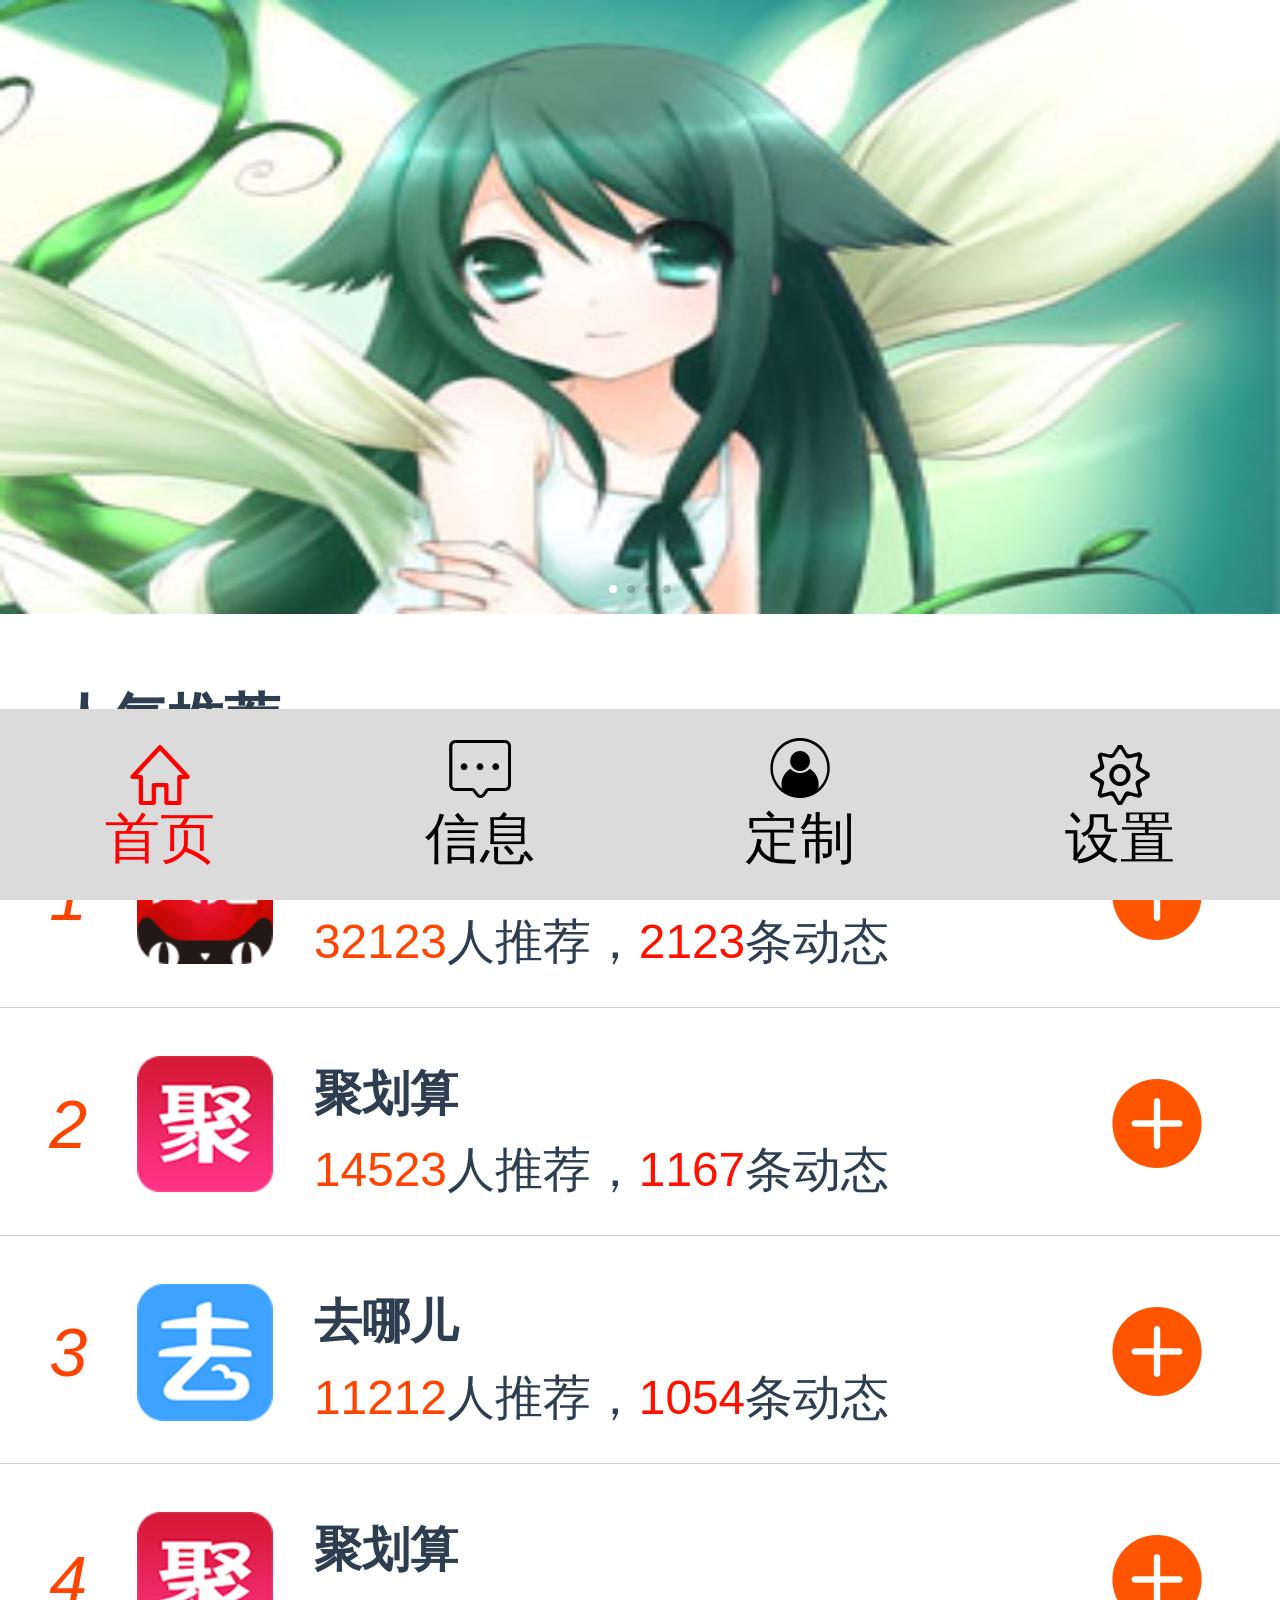
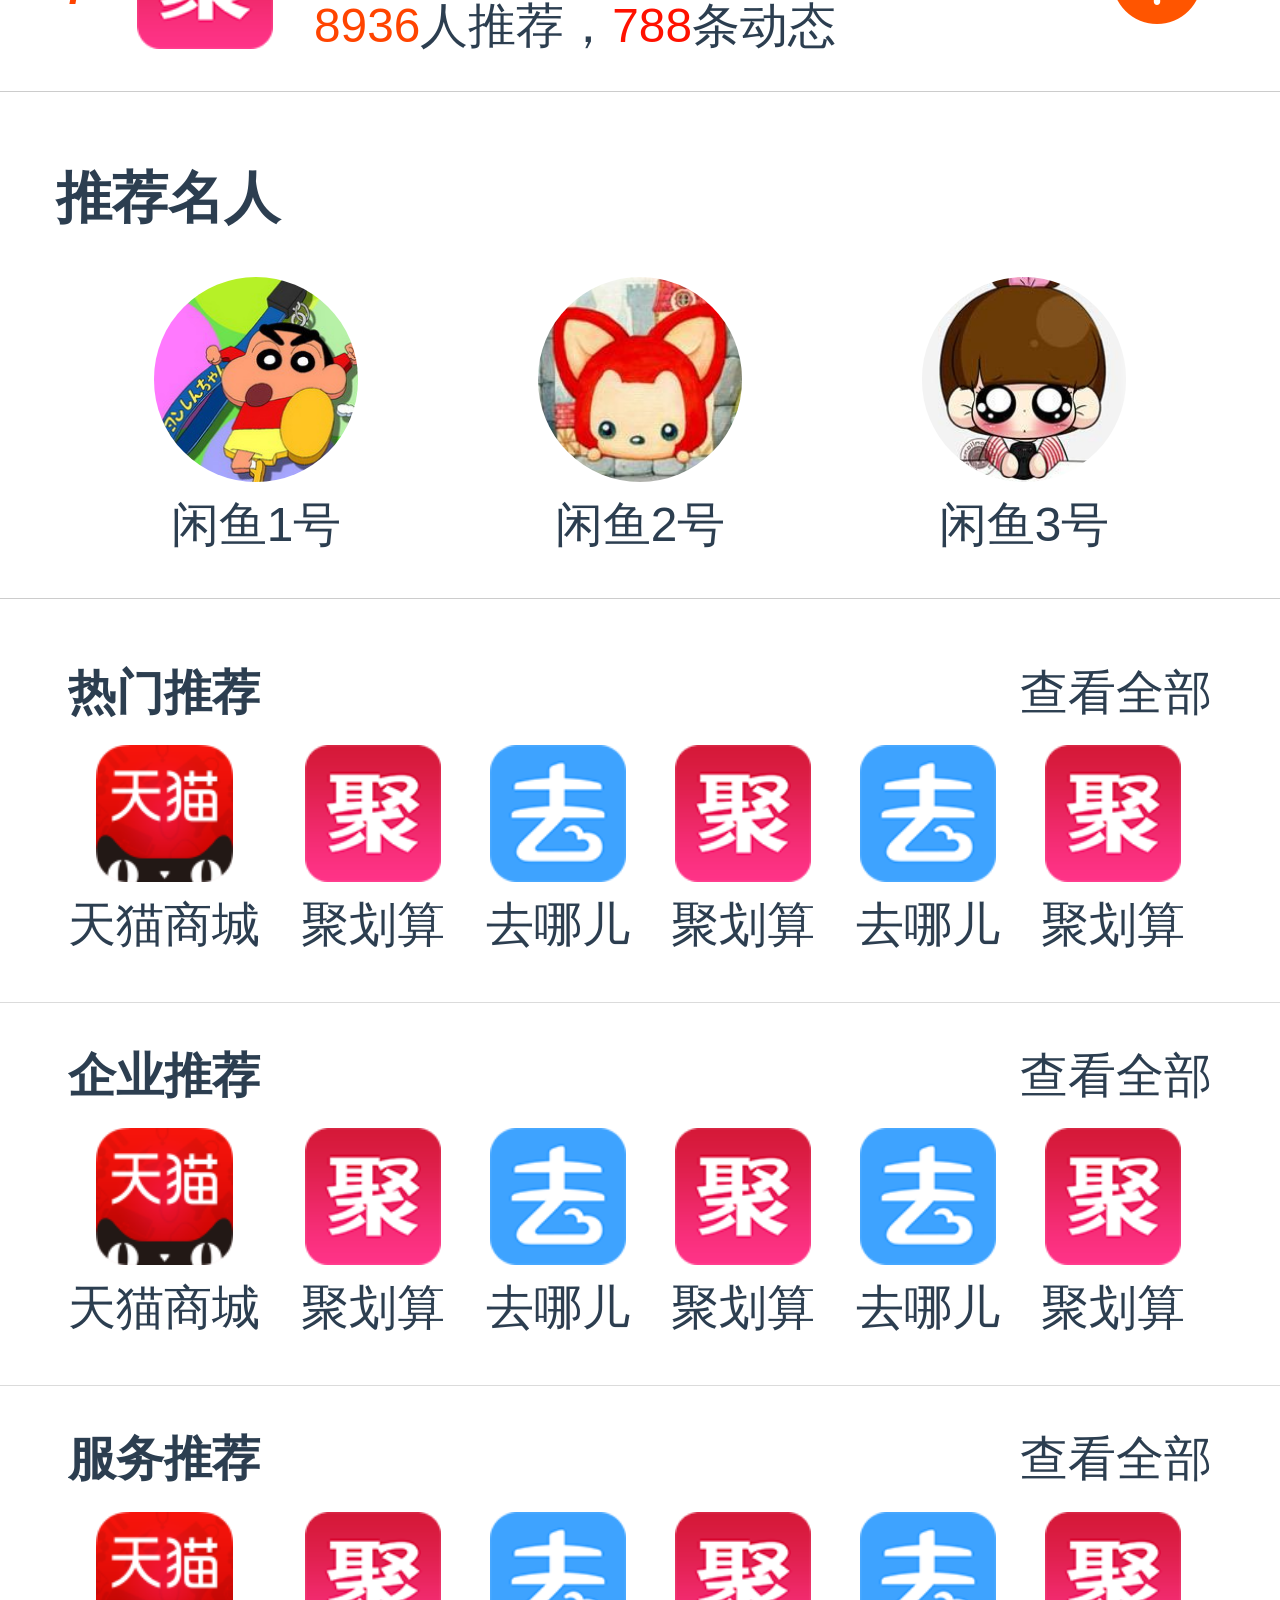
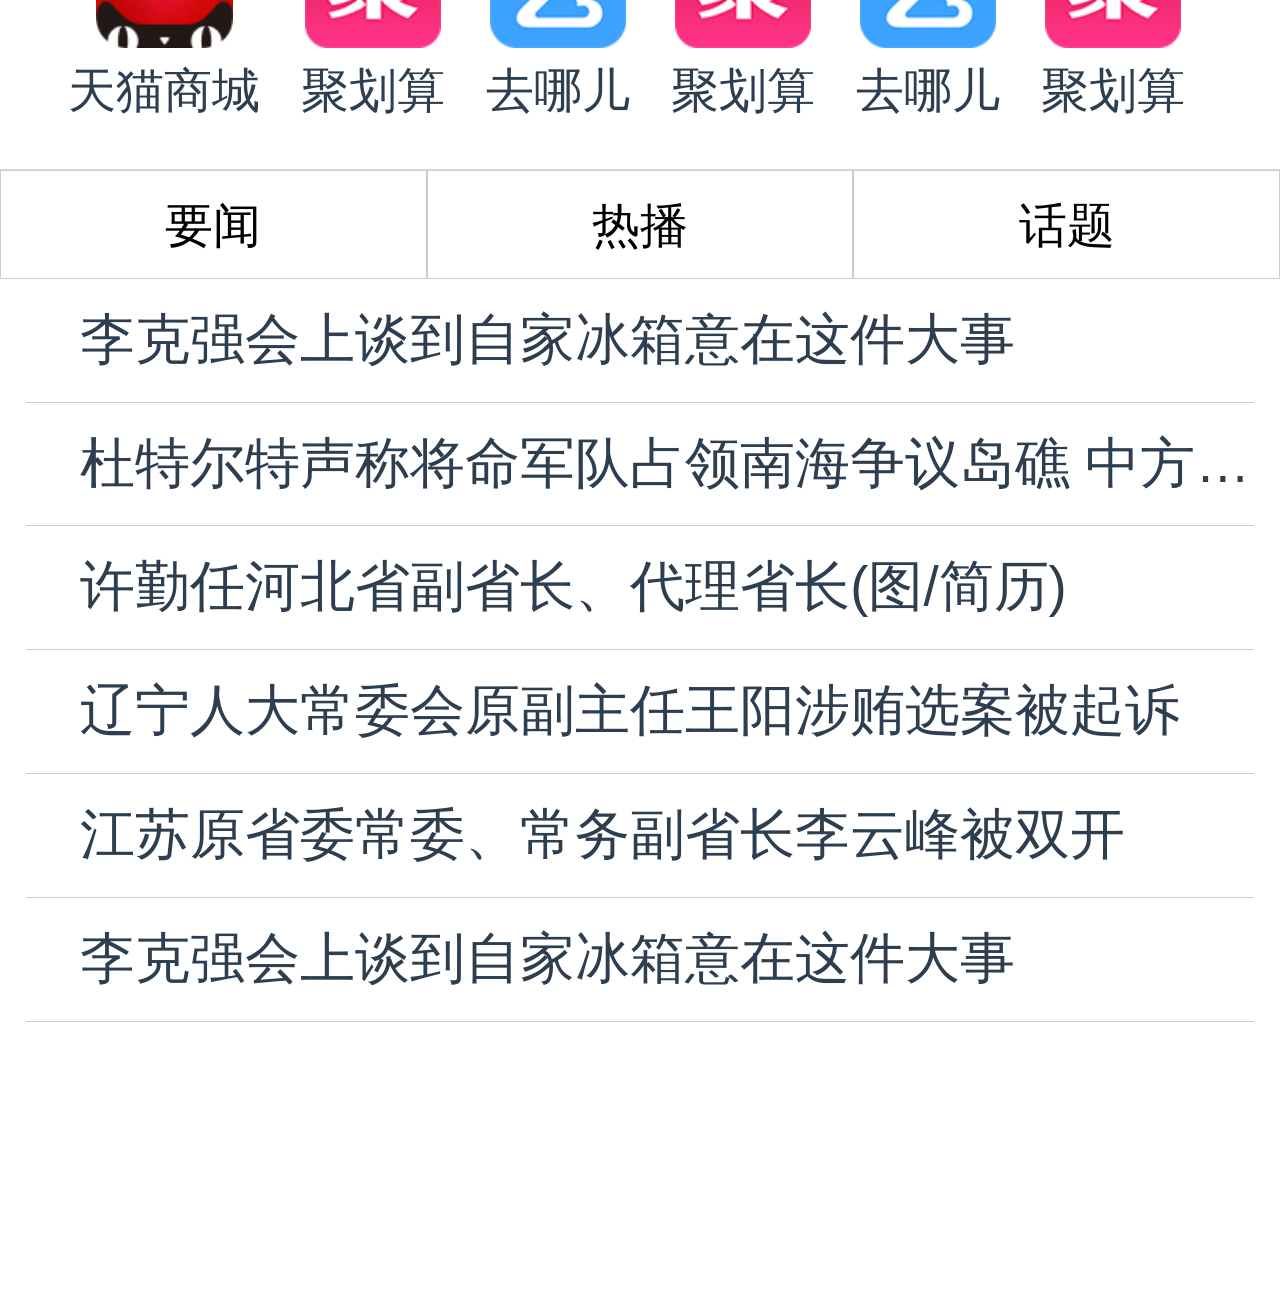
<file: index.html>
<!DOCTYPE html><html><head><meta charset=utf-8><meta name=viewport content="width=device-width,user-scalable=no,initial-scale=1,maximum-scale=1,minimum-scale=1"><title>vue2</title><style type=text/css></style><link href=./static/css/app.6738cebf75351c302e173595a1e14068.css rel=stylesheet></head><body><div id=app></div><script type=text/javascript src=./static/js/manifest.21177adad61bea80f849.js></script><script type=text/javascript src=./static/js/vendor.52c042765963aca0713a.js></script><script type=text/javascript src=./static/js/app.e3ffd50a5ee04ba85b97.js></script></body></html>
</file>
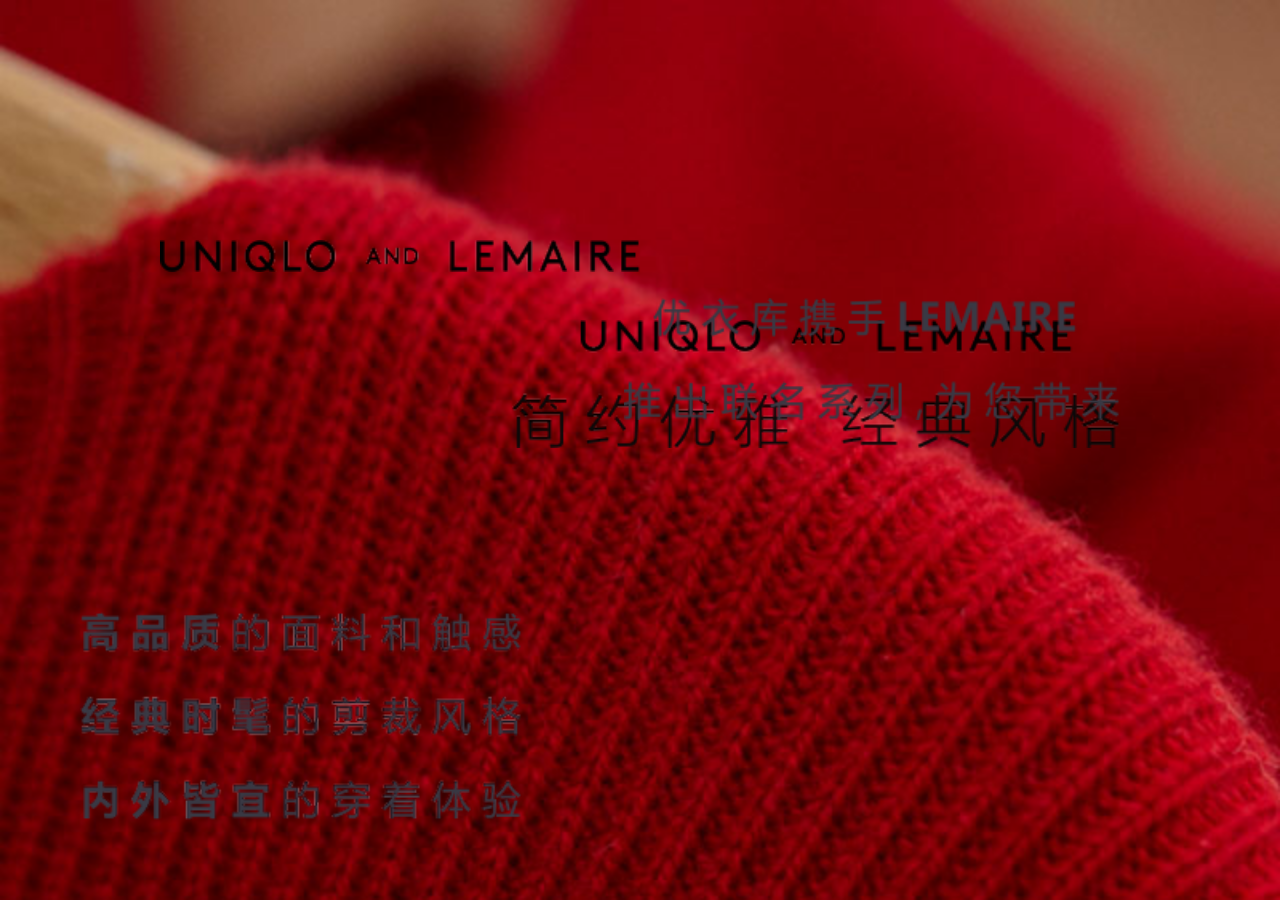
<file: 新建文件夹/index.html>
<!DOCTYPE html>
<html lang="en">
    <head>
        <meta charset="utf-8">
        <meta name="viewport" content="width=device-width, user-scalable=no, initial-scale=1.0, maximum-scale=1.0, minimum-scale=1.0">
        <link rel="stylesheet" type="text/css" href="css/swiper.min.css">
        <link rel="stylesheet" type="text/css" href="css/animate.css">
        <script type="text/javascript" src="js/comm.js"></script>
        
        <style type="text/css">
			
        </style>
    </head>
    <body>
    	<div class="swiper-container">
		    <div class="swiper-wrapper">
		        <div class="swiper-slide page1">
		        	<img src="img/p2_txt.png" alt="">
		        	<img src="img/p3_txt.png" alt="">
		        	<img src="img/p3_txt2.png" alt="">
		        	<img src="img/p3_txt3.png" alt="">
		        </div>
		        <div class="swiper-slide page2">
		        	<img src="img/p4_about.png" alt="">
		        	<img src="img/woman.png" alt="">
		        </div>
		       
		    </div>
    
		</div>
    <script type="text/javascript" src="js/swiper.min.js"></script>
    <script type="text/javascript">
    	!function(n){var e=n.document,t=e.documentElement,i=1600,d=i/100,o="orientationchange"in n?"orientationchange":"resize",
    a=function(){var n=t.clientWidth||320;n>10000&&(n=10000),t.style.fontSize=n/d+"px"};
    e.addEventListener&&(n.addEventListener(o,a,!1),e.addEventListener("DOMContentLoaded",a,!1))}(window);


	var mySwiper = new Swiper ('.swiper-container', {
    loop: true,
    direction:'vertical',
    onSlideChangeEnd:function(swiper){
    	var slideAry = swiper.slides;//获取当前一共有多少活动块（swiper会自动在收尾添加一个活动块 首部填原最后一个 尾部填原第一个）
    	var curIn= swiper.activeIndex,
    	total = slideAry.length;
    	var targetId='page';
    	switch(curIn){
    		case 0:targetId+=total-2;
    			break;
    		case total-1:targetId+=1;
    			break;
    		default:targetId+=curIn;
    	}

    	//gei 当前活动块设置id,把其余的移出
    	[].forEach.call(slideAry,function(e,i){
    		if(curIn === i){
    			e.id = targetId;
    			return;
    		}
    		e.id = null;
    	});

    }
    

  })

    </script>
    </body>
</html>
</file>
